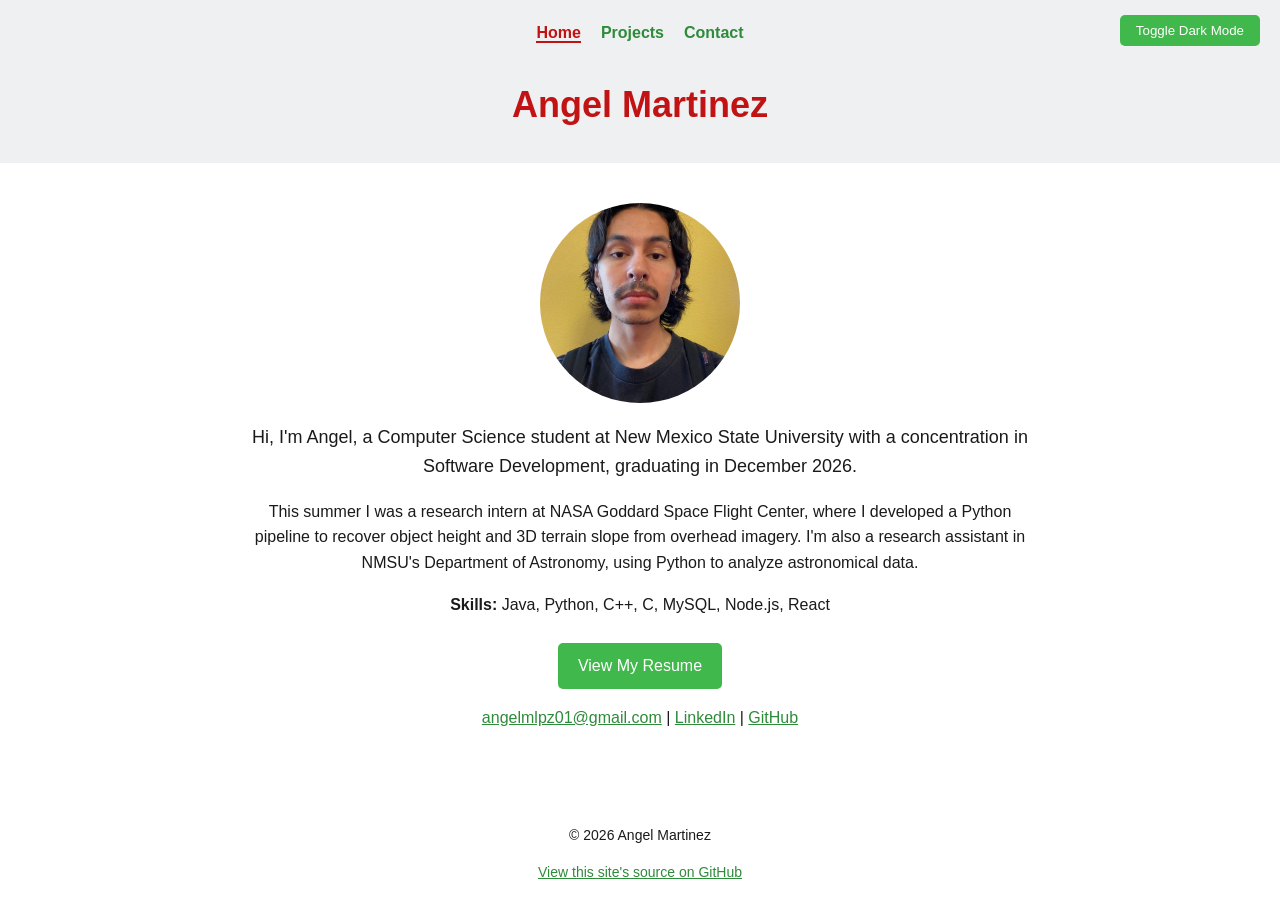
<file: index.html>
<!DOCTYPE html>
<html lang="en">
<head>
    <meta charset="UTF-8">
    <meta name="viewport" content="width=device-width, initial-scale=1.0">
    <title>Angel Martinez | Home</title>
    <link rel="stylesheet" href="styles.css">
</head>
<body>

<header>
    <button id="theme-toggle">Toggle Dark Mode</button>
    <nav>
        <ul>
            <li><a href="index.html" class="active">Home</a></li>
            <li><a href="projects.html">Projects</a></li>
            <li><a href="contact.html">Contact</a></li>
        </ul>
    </nav>
    <h1>Angel Martinez</h1>
</header>

<main>
    <section class="landing">
        <img src="Photos/angel.jpg" alt="Angel Martinez's profile picture" class="profile-pic">

        <p class="bio">
            Hi, I'm Angel, a Computer Science student at New Mexico State University
            with a concentration in Software Development, graduating in December 2026.
            
        </p>

        <p>
            This summer I was a research intern at NASA Goddard Space Flight Center, where I developed a Python pipeline to recover
            object height and 3D terrain slope from overhead imagery. I'm also a
            research assistant in NMSU's Department of Astronomy, using Python to
            analyze astronomical data.
        </p>

        <p>
            <strong>Skills:</strong> Java, Python, C++, C, MySQL, Node.js, React
        </p>

        <p>
            <a href="Resume_Angel_Martinez_Software_2026.pdf" target="_blank" rel="noopener" class="button">View My Resume</a>
        </p>

        <p>
            <a href="mailto:angelmlpz01@gmail.com">angelmlpz01@gmail.com</a> |
            <a href="https://linkedin.com/in/angel-martinez-262618337" target="_blank" rel="noopener">LinkedIn</a> |
            <a href="https://github.com/angelml1" target="_blank" rel="noopener">GitHub</a>
        </p>
    </section>
</main>

<footer>
    <p>&copy; 2026 Angel Martinez</p>
    <p><a href="https://github.com/angelml1/personal-website" target="_blank" rel="noopener">View this site's source on GitHub</a></p>
</footer>

<script src="script.js"></script>
</body>
</html>
</file>
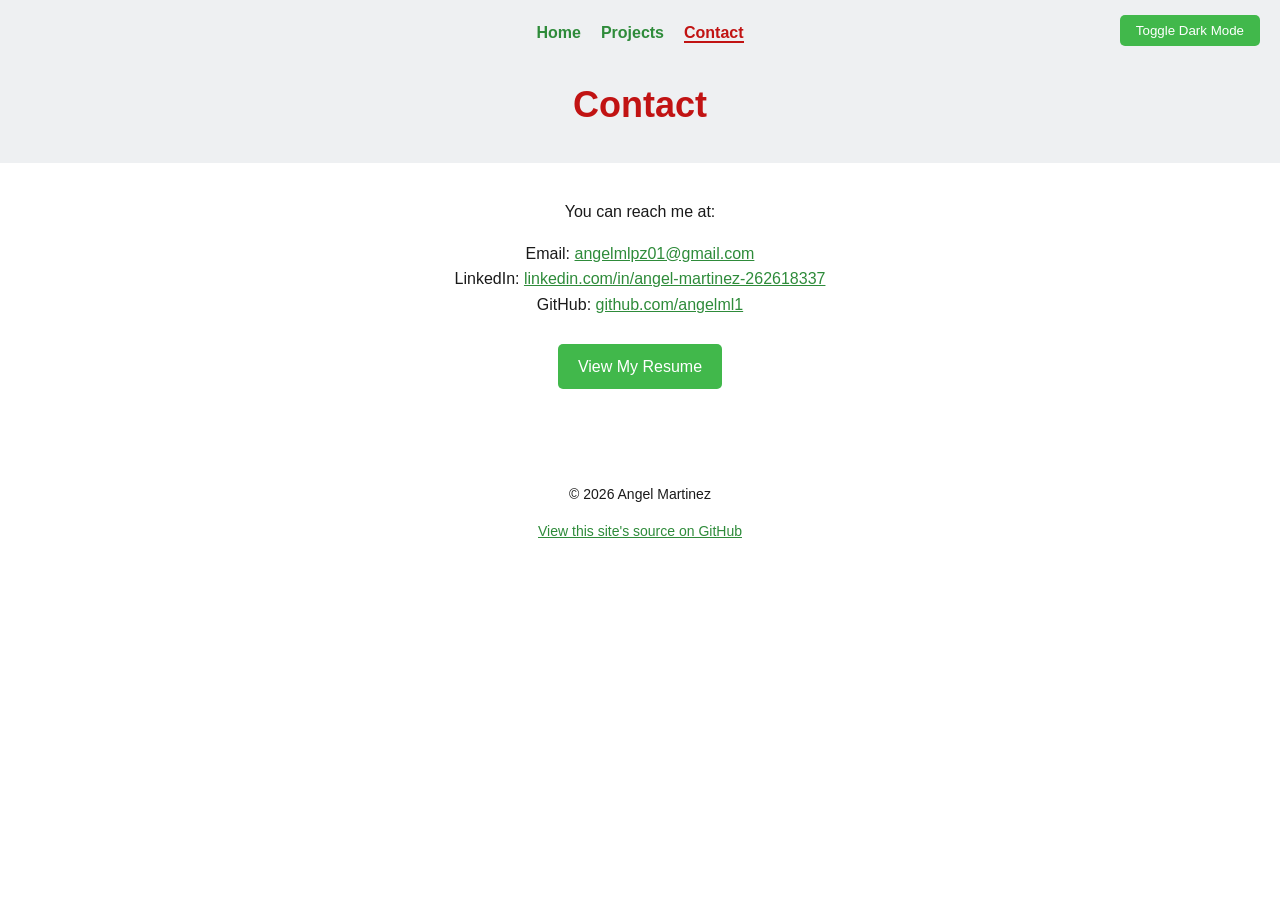
<file: contact.html>
<!DOCTYPE html>
<html lang="en">
<head>
    <meta charset="UTF-8">
    <meta name="viewport" content="width=device-width, initial-scale=1.0">
    <title>Angel Martinez | Contact</title>
    <link rel="stylesheet" href="styles.css">
</head>
<body>

<header>
    <button id="theme-toggle">Toggle Dark Mode</button>
    <nav>
        <ul>
            <li><a href="index.html">Home</a></li>
            <li><a href="projects.html">Projects</a></li>
            <li><a href="contact.html" class="active">Contact</a></li>
        </ul>
    </nav>
    <h1>Contact</h1>
</header>

<main>
    <section class="contact-section">
        <p>You can reach me at:</p>

        <ul class="contact-links">
            <li>
                Email:
                <a href="mailto:angelmlpz01@gmail.com">angelmlpz01@gmail.com</a>
            </li>
            <li>
                LinkedIn:
                <a href="https://linkedin.com/in/angel-martinez-262618337" target="_blank" rel="noopener">linkedin.com/in/angel-martinez-262618337</a>
            </li>
            <li>
                GitHub:
                <a href="https://github.com/angelml1" target="_blank" rel="noopener">github.com/angelml1</a>
            </li>
        </ul>

        <p>
            <a href="Resume_Angel_Martinez_Software_2026.pdf" target="_blank" rel="noopener" class="button">View My Resume</a>
        </p>
    </section>
</main>

<footer>
    <p>&copy; 2026 Angel Martinez</p>
    <p><a href="https://github.com/angelml1/personal-website" target="_blank" rel="noopener">View this site's source on GitHub</a></p>
</footer>

<script src="script.js"></script>
</body>
</html>
</file>
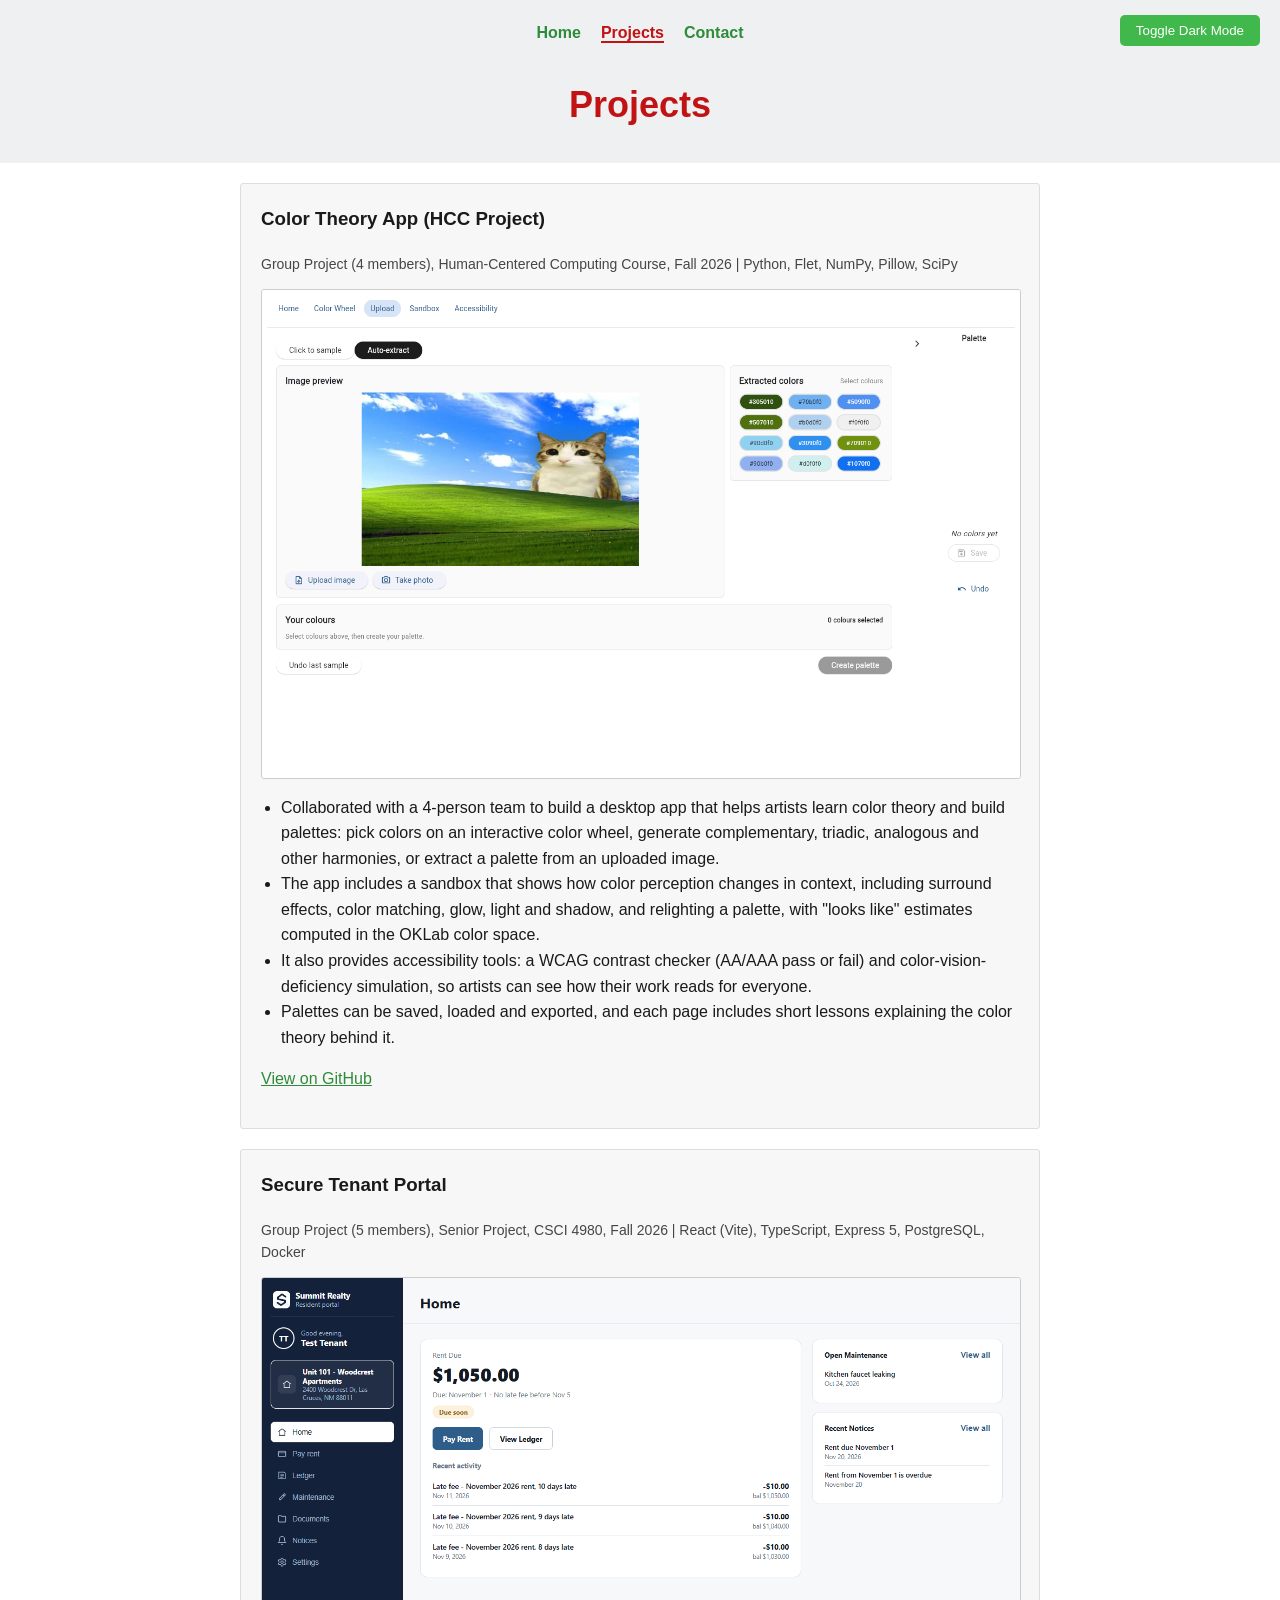
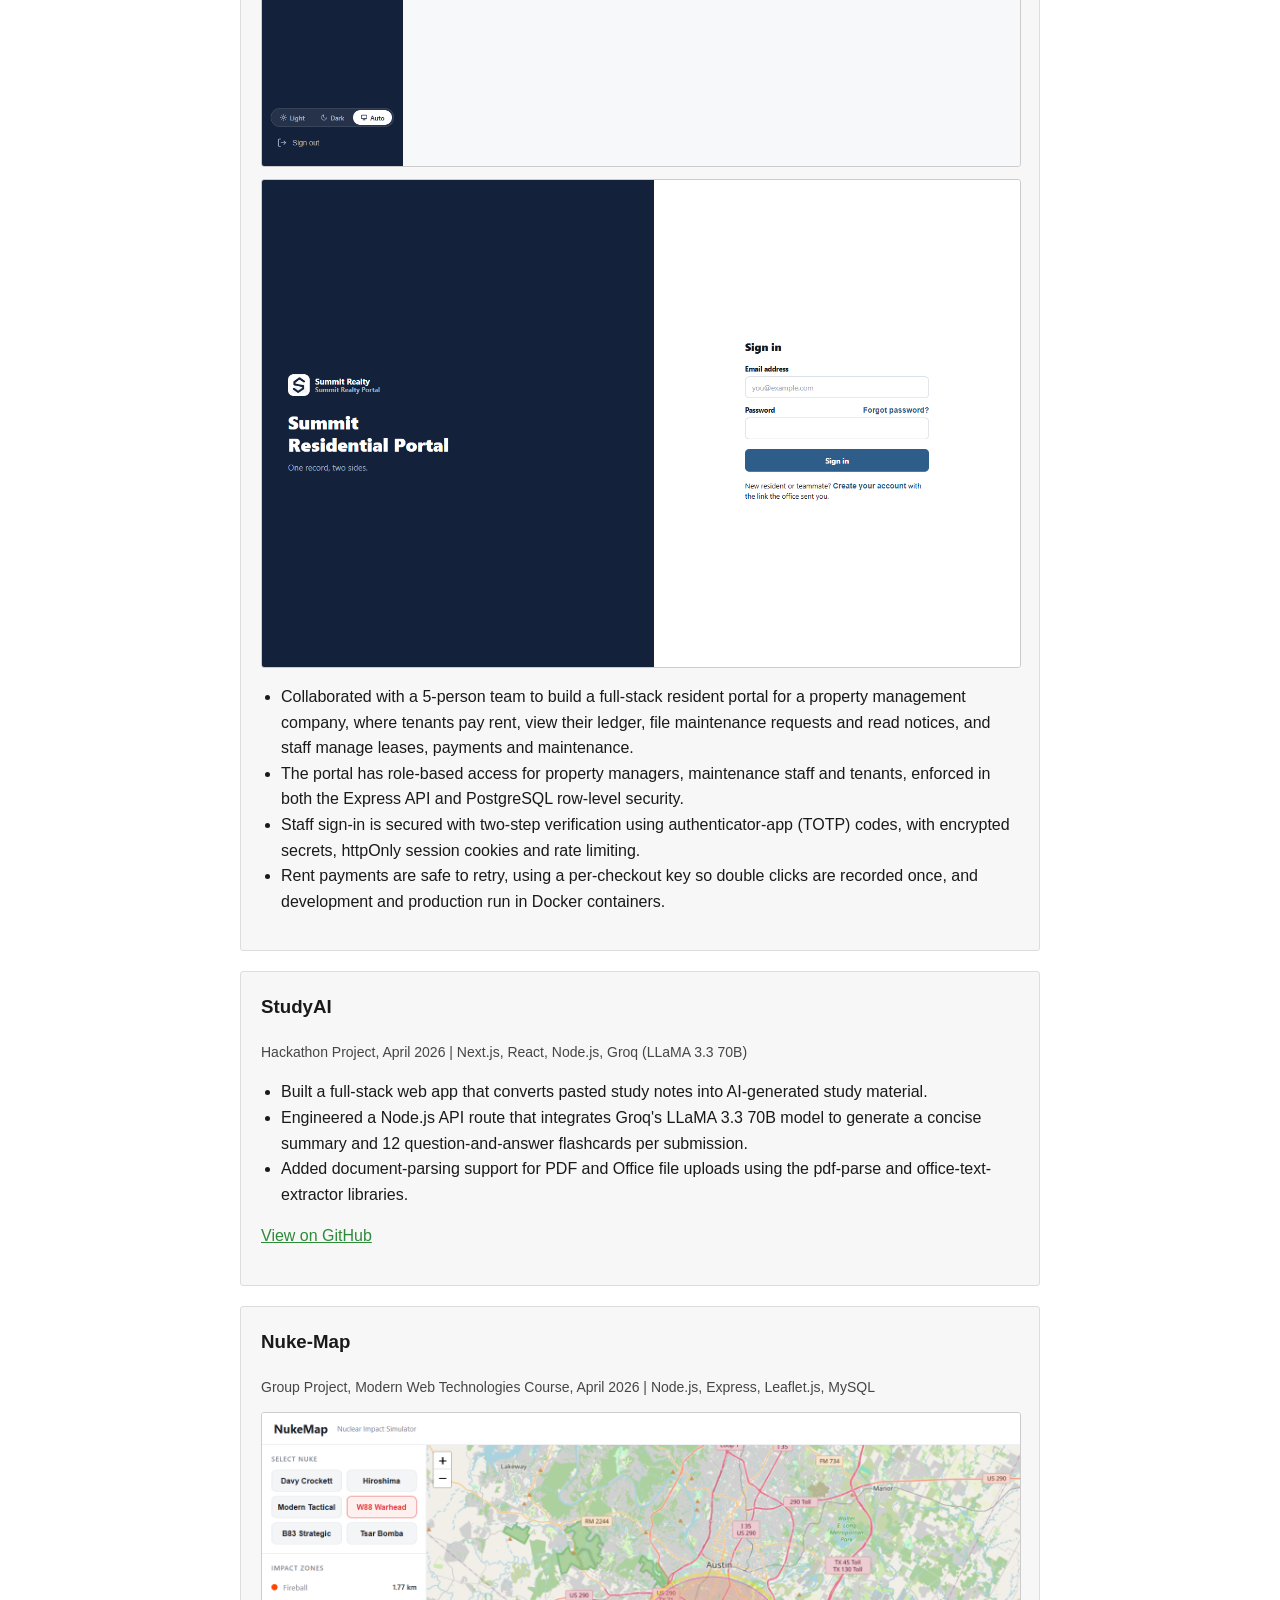
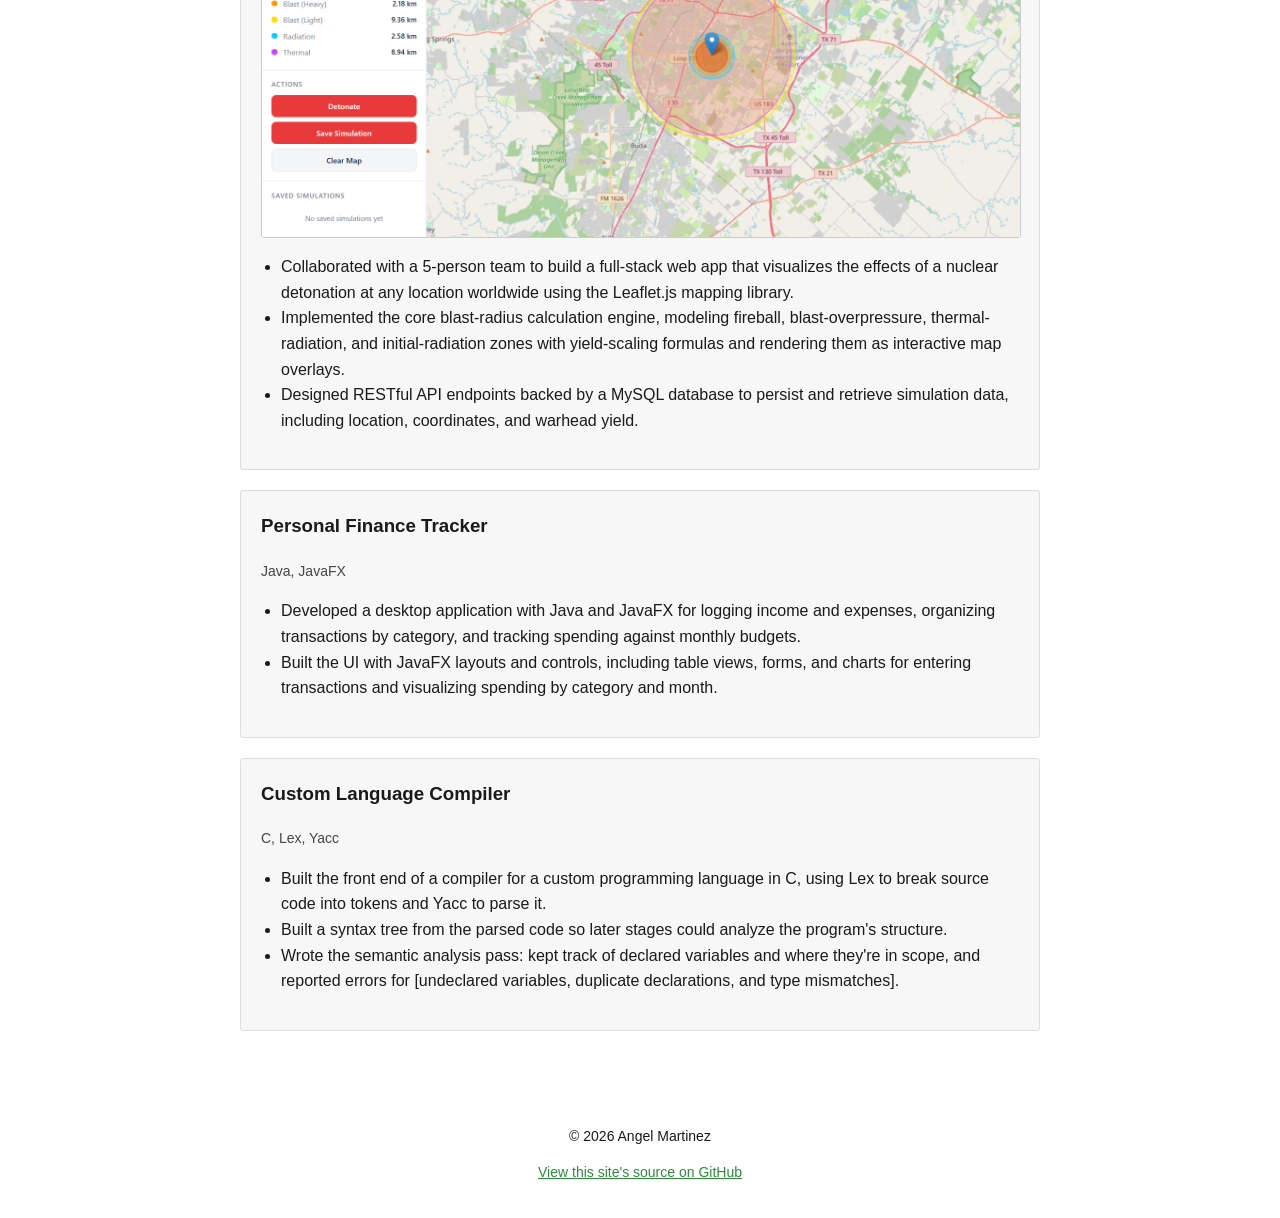
<file: projects.html>
<!DOCTYPE html>
<html lang="en">
<head>
    <meta charset="UTF-8">
    <meta name="viewport" content="width=device-width, initial-scale=1.0">
    <title>Angel Martinez | Projects</title>
    <link rel="stylesheet" href="styles.css">
</head>
<body>

<header>
    <button id="theme-toggle">Toggle Dark Mode</button>
    <nav>
        <ul>
            <li><a href="index.html">Home</a></li>
            <li><a href="projects.html" class="active">Projects</a></li>
            <li><a href="contact.html">Contact</a></li>
        </ul>
    </nav>
    <h1>Projects</h1>
</header>

<main>

    <section>

        <div class="project-card">
            <h3>Color Theory App (HCC Project)</h3>
            <p class="tech">Group Project (4 members), Human-Centered Computing Course, Fall 2026 | Python, Flet, NumPy, Pillow, SciPy</p>
            <a href="Photos/color-theory-extract.png" target="_blank" rel="noopener">
                <img src="Photos/color-theory-extract.png" alt="Color Theory App auto-extract page pulling a 12-color palette from an uploaded photo of a cat on a grassy hill"
                     class="project-img" loading="lazy">
            </a>
            <ul>
                <li>Collaborated with a 4-person team to build a desktop app that helps artists learn color theory and build palettes: pick colors on an interactive color wheel, generate complementary, triadic, analogous and other harmonies, or extract a palette from an uploaded image.</li>
                <li>The app includes a sandbox that shows how color perception changes in context, including surround effects, color matching, glow, light and shadow, and relighting a palette, with "looks like" estimates computed in the OKLab color space.</li>
                <li>It also provides accessibility tools: a WCAG contrast checker (AA/AAA pass or fail) and color-vision-deficiency simulation, so artists can see how their work reads for everyone.</li>
                <li>Palettes can be saved, loaded and exported, and each page includes short lessons explaining the color theory behind it.</li>
            </ul>
            <p><a href="https://github.com/angelml1/-Color_Theory_App" target="_blank" rel="noopener">View on GitHub</a></p>
        </div>

        <div class="project-card">
            <h3>Secure Tenant Portal</h3>
            <p class="tech">Group Project (5 members), Senior Project, CSCI 4980, Fall 2026 | React (Vite), TypeScript, Express 5, PostgreSQL, Docker</p>
            <a href="Photos/tenant-portal-home.png" target="_blank" rel="noopener">
                <img src="Photos/tenant-portal-home.png" alt="Secure Tenant Portal resident home page showing rent due, recent activity, maintenance and notices"
                     class="project-img" loading="lazy">
            </a>
            <a href="Photos/tenant-portal-login.png" target="_blank" rel="noopener">
                <img src="Photos/tenant-portal-login.png" alt="Secure Tenant Portal sign-in page"
                     class="project-img" loading="lazy">
            </a>
            <ul>
                <li>Collaborated with a 5-person team to build a full-stack resident portal for a property management company, where tenants pay rent, view their ledger, file maintenance requests and read notices, and staff manage leases, payments and maintenance.</li>
                <li>The portal has role-based access for property managers, maintenance staff and tenants, enforced in both the Express API and PostgreSQL row-level security.</li>
                <li>Staff sign-in is secured with two-step verification using authenticator-app (TOTP) codes, with encrypted secrets, httpOnly session cookies and rate limiting.</li>
                <li>Rent payments are safe to retry, using a per-checkout key so double clicks are recorded once, and development and production run in Docker containers.</li>
            </ul>
        </div>

        <div class="project-card">
            <h3>StudyAI</h3>
            <p class="tech">Hackathon Project, April 2026 | Next.js, React, Node.js, Groq (LLaMA 3.3 70B)</p>
            <ul>
                <li>Built a full-stack web app that converts pasted study notes into AI-generated study material.</li>
                <li>Engineered a Node.js API route that integrates Groq's LLaMA 3.3 70B model to generate a concise summary and 12 question-and-answer flashcards per submission.</li>
                <li>Added document-parsing support for PDF and Office file uploads using the pdf-parse and office-text-extractor libraries.</li>
            </ul>
            <p><a href="https://github.com/angelml1/StudyAI" target="_blank" rel="noopener">View on GitHub</a></p>
        </div>

        <div class="project-card">
            <h3>Nuke-Map</h3>
            <p class="tech">Group Project, Modern Web Technologies Course, April 2026 | Node.js, Express, Leaflet.js, MySQL</p>
            <a href="Photos/nuke-map.png" target="_blank" rel="noopener">
                <img src="Photos/nuke-map.png" alt="Nuke-Map interface showing blast radius zones overlaid on a world map"
                     class="project-img" loading="lazy">
            </a>
            <ul>
                <li>Collaborated with a 5-person team to build a full-stack web app that visualizes the effects of a nuclear detonation at any location worldwide using the Leaflet.js mapping library.</li>
                <li>Implemented the core blast-radius calculation engine, modeling fireball, blast-overpressure, thermal-radiation, and initial-radiation zones with yield-scaling formulas and rendering them as interactive map overlays.</li>
                <li>Designed RESTful API endpoints backed by a MySQL database to persist and retrieve simulation data, including location, coordinates, and warhead yield.</li>
            </ul>
        </div>

        <div class="project-card">
            <h3>Personal Finance Tracker</h3>
            <p class="tech">Java, JavaFX</p>
            <ul>
                <li>Developed a desktop application with Java and JavaFX for logging income and expenses, organizing transactions by category, and tracking spending against monthly budgets.</li>
                <li>Built the UI with JavaFX layouts and controls, including table views, forms, and charts for entering transactions and visualizing spending by category and month.</li>
            </ul>
        </div>

        <div class="project-card">
            <h3>Custom Language Compiler</h3>
            <p class="tech">C, Lex, Yacc</p>
            <ul>
                <li>Built the front end of a compiler for a custom programming language in C, using Lex to break source code into tokens and Yacc to parse it.</li>
                <li>Built a syntax tree from the parsed code so later stages could analyze the program's structure.</li>
                <li>Wrote the semantic analysis pass: kept track of declared variables and where they're in scope, and reported errors for [undeclared variables, duplicate declarations, and type mismatches].</li>
            </ul>
        </div>

    </section>

</main>

<footer>
    <p>&copy; 2026 Angel Martinez</p>
    <p><a href="https://github.com/angelml1/personal-website" target="_blank" rel="noopener">View this site's source on GitHub</a></p>
</footer>

<script src="script.js"></script>
</body>
</html>
</file>
<file: styles.css>
/* ---------- Theme colors ---------- */
:root {
    --bg: #ffffff;
    --text: #1a1a1a;
    --header-bg: #eef0f2;
    --accent: #c11313;
    --link: #2e8b3a;
    --link-hover: #d1a71a;
    --card-bg: #f7f7f7;
    --border: #dddddd;
}

body.dark {
    --bg: #252323;
    --text: #ffffff;
    --header-bg: #1a1818;
    --accent: #ff6b6b;
    --link: #90ee90;
    --link-hover: #f2d36b;
    --card-bg: #2f2c2c;
    --border: #444444;
}

/* ---------- Base ---------- */
body {
    margin: 0;
    font-family: Arial, sans-serif;
    background-color: var(--bg);
    color: var(--text);
    line-height: 1.6;
}

a {
    color: var(--link);
}

a:hover {
    color: var(--link-hover);
}

/* ---------- Header and nav ---------- */
header {
    position: relative;
    background: var(--header-bg);
    padding: 20px 10px;
    text-align: center;
}

header h1 {
    font-size: 36px;
    color: var(--accent);
    margin: 30px 0 10px;
}

#theme-toggle {
    position: absolute;
    top: 15px;
    right: 20px;
    padding: 8px 16px;
    background-color: #41b84b;
    color: white;
    border: none;
    border-radius: 5px;
    cursor: pointer;
}

#theme-toggle:hover {
    background-color: #379a40;
}

nav ul {
    list-style: none;
    margin: 0;
    padding: 0;
    display: flex;
    justify-content: center;
    gap: 20px;
}

nav a {
    text-decoration: none;
    font-weight: bold;
}

nav a.active {
    color: var(--accent);
    border-bottom: 2px solid var(--accent);
}

/* ---------- Main content ---------- */
main {
    max-width: 800px;
    margin: 0 auto;
    padding: 20px;
}

section {
    margin-bottom: 40px;
}

h2 {
    color: var(--accent);
}

.profile-pic {
    width: 200px;
    height: 200px;
    object-fit: cover;
    border-radius: 50%;
    display: block;
    margin: 20px auto;
}

.landing,
.contact-section {
    text-align: center;
}

.bio {
    font-size: 18px;
}

.contact-links {
    list-style: none;
    padding: 0;
}

.button {
    display: inline-block;
    padding: 10px 20px;
    background-color: #41b84b;
    color: white;
    border-radius: 5px;
    text-decoration: none;
    margin-top: 10px;
}

.button:hover {
    background-color: #379a40;
    color: white;
}

/* ---------- Projects ---------- */
.project-card {
    background: var(--card-bg);
    border: 1px solid var(--border);
    border-radius: 3px;
    padding: 20px;
    margin-bottom: 20px;
}

.project-card h3 {
    margin-top: 0;
}

.project-card img,
.project-card video {
    max-width: 100%;
    border-radius: 6px;
}

.tech {
    font-size: 14px;
    opacity: 0.8;
}

/* ---------- Footer ---------- */
footer {
    text-align: center;
    padding: 20px;
    font-size: 14px;
}

/* ---------- Mobile ---------- */
@media (max-width: 768px) {
    nav ul {
        flex-direction: column;
        gap: 10px;
    }

    header h1 {
        font-size: 28px;
    }

    .profile-pic {
        width: 150px;
        height: 150px;
    }

    #theme-toggle {
        position: static;
        margin-bottom: 10px;
    }
}

.project-card ul {
    text-align: left;
    padding-left: 20px;
}

.project-card img.project-img {
    display: block;
    width: 100%;
    height: auto;
    margin: 12px 0;
    border-radius: 3px;
    border: 1px solid #ccc;
}
</file>
